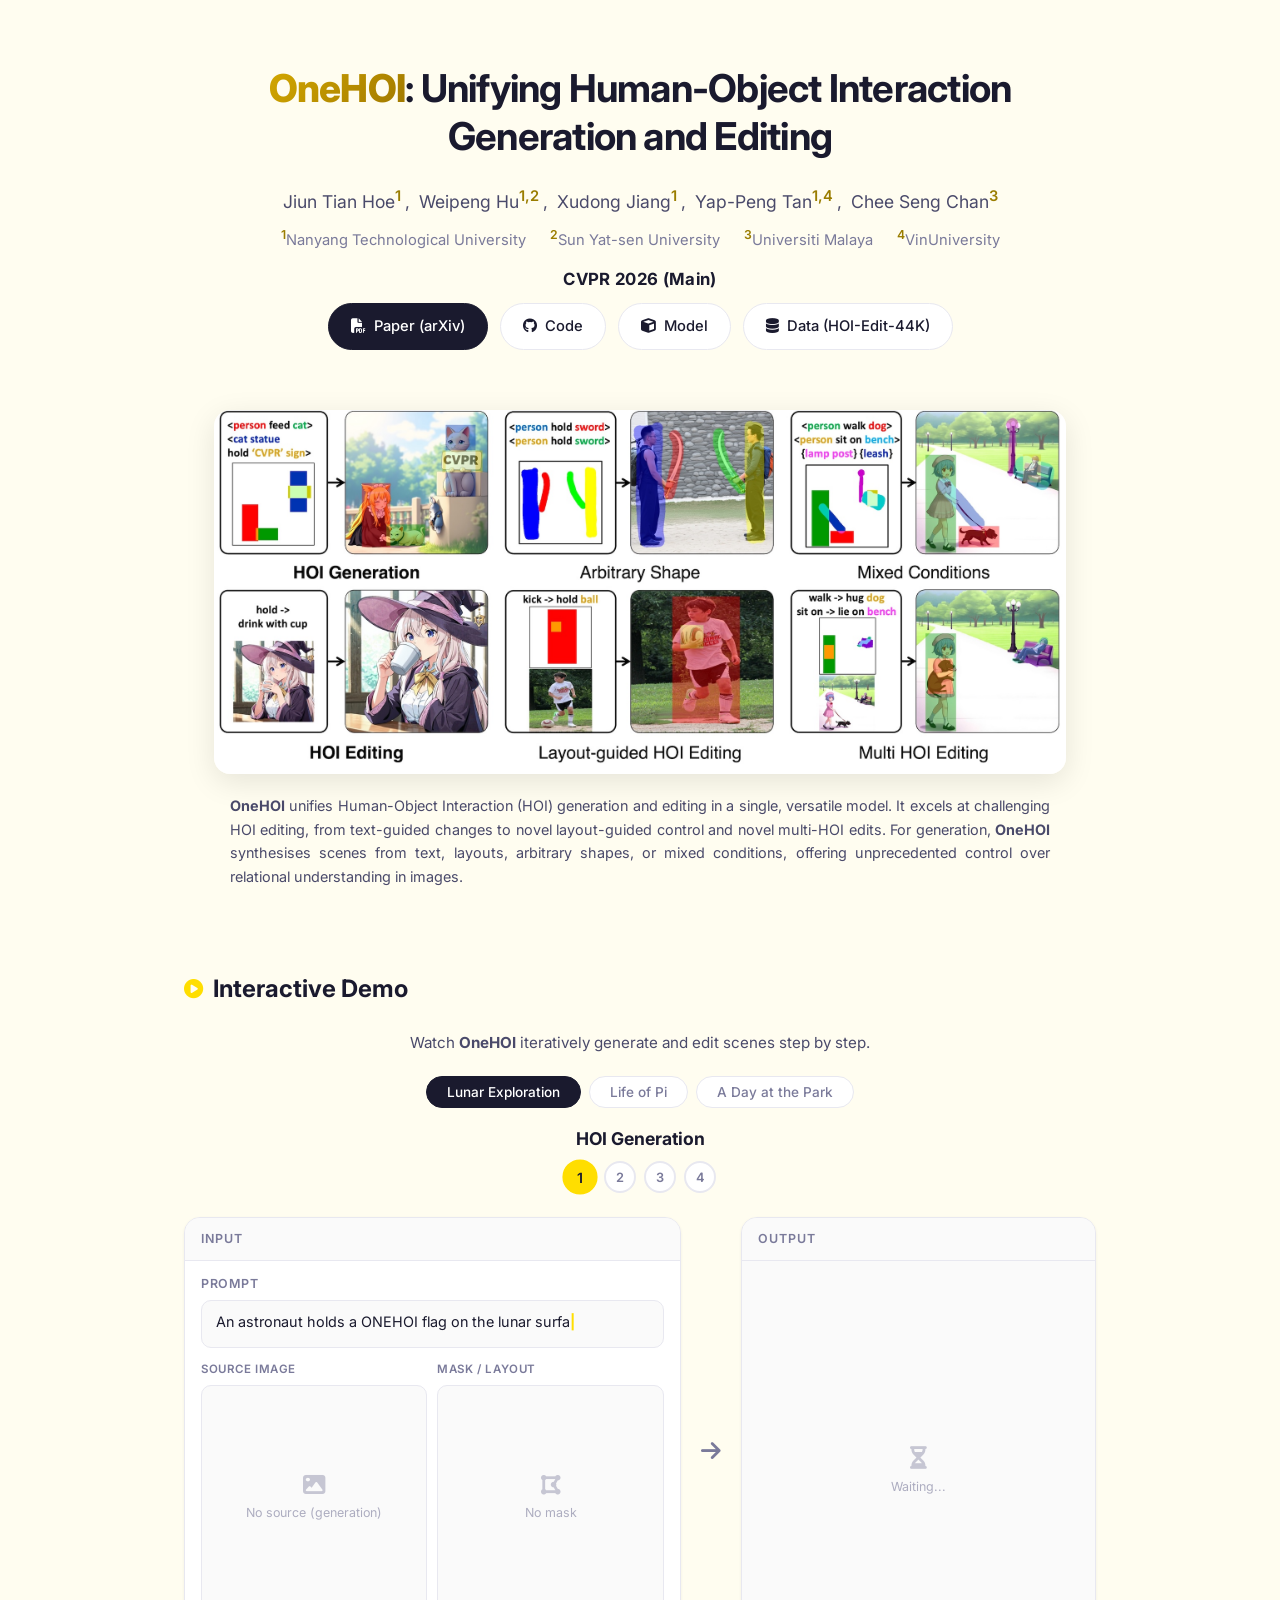
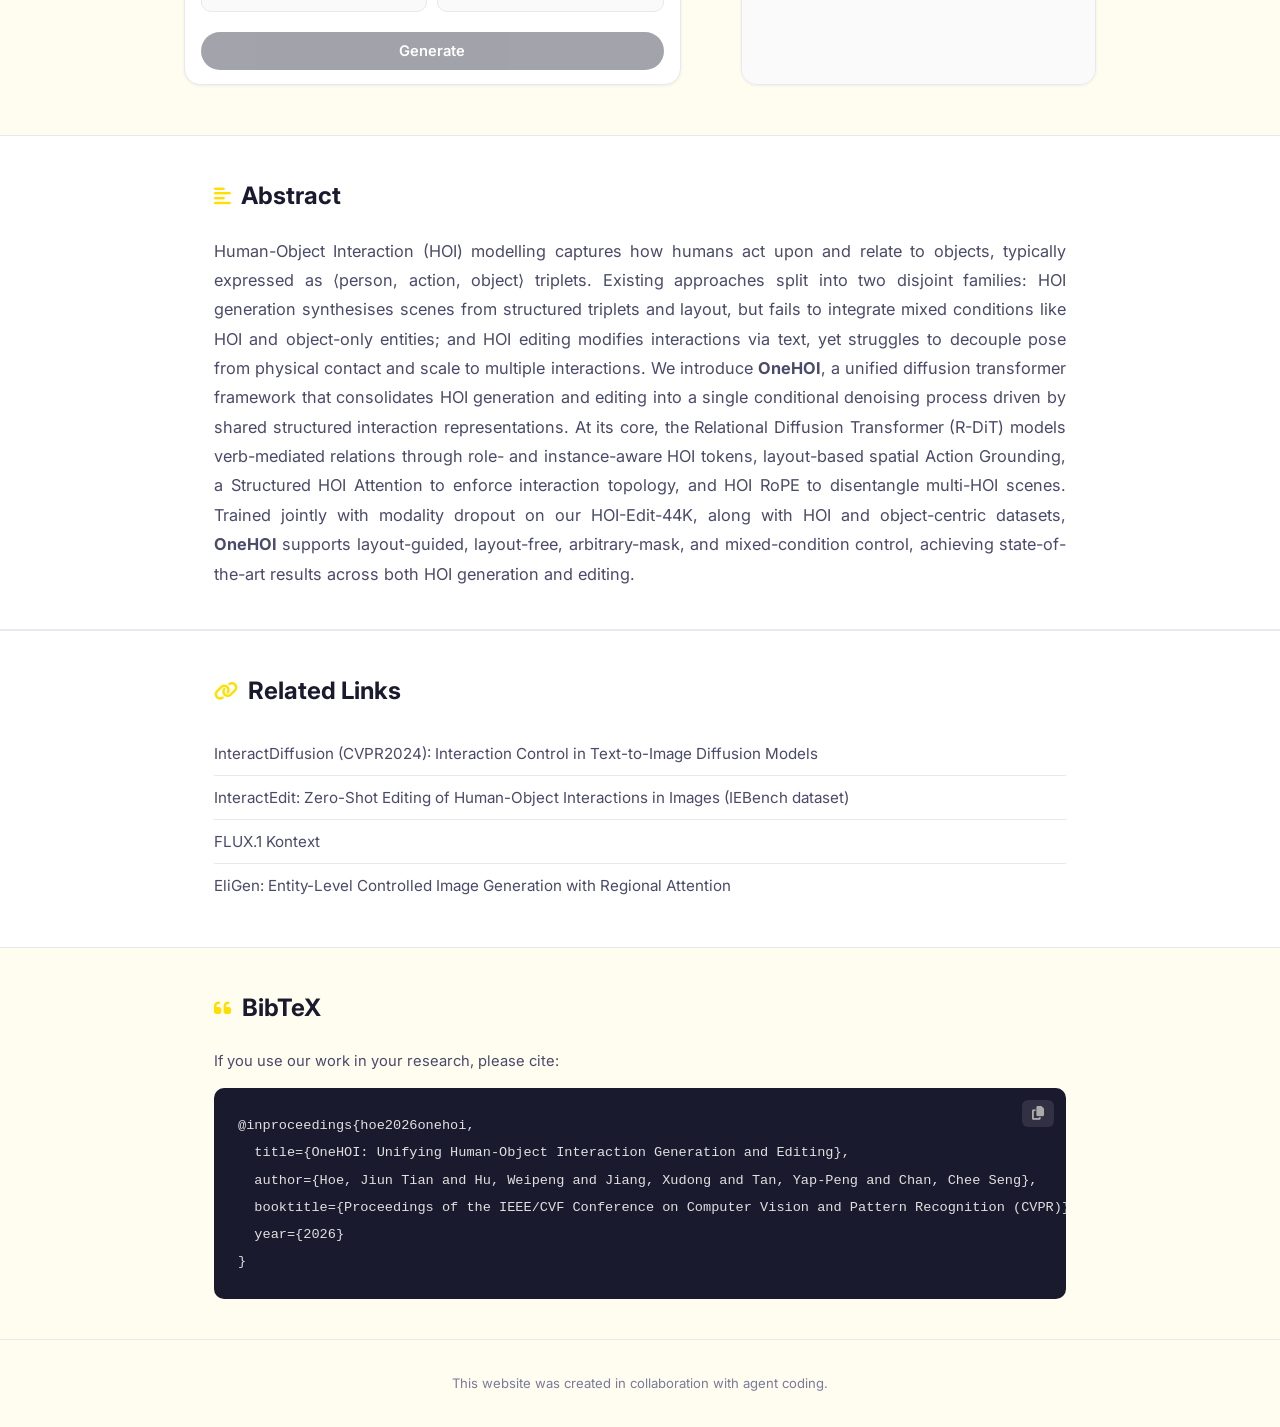
<file: docs/index.html>
<!DOCTYPE html>
<html lang="en">

<head>
    <meta charset="UTF-8">
    <meta name="viewport" content="width=device-width, initial-scale=1.0">
    <title>OneHOI: Unifying Human-Object Interaction Generation and Editing</title>
    <meta name="description"
        content="OneHOI: A unified model for human-object interaction generation and editing, supporting text-guided changes, layout-guided control, and multi-HOI edits.">
    <link rel="stylesheet" href="style.css">
    <link rel="preconnect" href="https://fonts.googleapis.com">
    <link rel="preconnect" href="https://fonts.gstatic.com" crossorigin>
    <link href="https://fonts.googleapis.com/css2?family=Inter:wght@300;400;500;600;700&display=swap" rel="stylesheet">
    <link rel="stylesheet" href="https://cdnjs.cloudflare.com/ajax/libs/font-awesome/6.5.1/css/all.min.css">
</head>

<body>

    <header>
        <div class="container">
            <h1 class="paper-title">
                <span class="title-main">OneHOI</span>: Unifying Human-Object Interaction Generation and Editing
            </h1>

            <div class="authors">
                <span class="author"><a href="https://jiuntian.com/" target="_blank">Jiun Tian
                        Hoe</a><sup>1</sup></span>,
                <span class="author"><a href="https://scholar.google.com/citations?user=zo6ni_gAAAAJ"
                        target="_blank">Weipeng Hu</a><sup>1,2</sup></span>,
                <span class="author"><a href="https://personal.ntu.edu.sg/exdjiang/" target="_blank">Xudong
                        Jiang</a><sup>1</sup></span>,
                <span class="author"><a href="https://vinuni.edu.vn/people/tan-yap-peng/" target="_blank">Yap-Peng
                        Tan</a><sup>1,4</sup></span>,
                <span class="author"><a href="http://cs-chan.com" target="_blank">Chee Seng Chan</a><sup>3</sup></span>
            </div>

            <div class="affiliations">
                <span class="affiliation"><sup>1</sup>Nanyang Technological University</span>
                <span class="affiliation"><sup>2</sup>Sun Yat-sen University</span>
                <span class="affiliation"><sup>3</sup>Universiti Malaya</span>
                <span class="affiliation"><sup>4</sup>VinUniversity</span>
            </div>

            <div class="venue">
                <span class="venue-badge">CVPR 2026 (Main)</span>
            </div>

            <div class="links">
                <a href="https://arxiv.org/abs/2604.14062" class="btn btn-primary" target="_blank"><i class="fas fa-file-pdf"></i> Paper (arXiv)</a>
                <a href="https://github.com/jiuntian/OneHOI" class="btn btn-secondary" target="_blank"><i
                        class="fab fa-github"></i> Code</a>
                <a href="https://huggingface.co/jiuntian/OneHOI" class="btn btn-secondary" target="_blank"><i
                        class="fas fa-cube"></i> Model</a>
                <a href="https://huggingface.co/datasets/jiuntian/hoiedit44k" class="btn btn-secondary"
                    target="_blank"><i class="fas fa-database"></i> Data (HOI-Edit-44K)</a>
                <!-- <a href="#" class="btn btn-secondary"><i class="fab fa-youtube"></i> Video</a> -->
            </div>
        </div>
    </header>

    <main>
        <!-- Teaser -->
        <section class="teaser">
            <div class="container">
                <figure>
                    <img src="res/teaser.jpg"
                        alt="OneHOI teaser figure showing human-object interaction generation and editing capabilities">
                    <figcaption>
                        <strong>OneHOI</strong> unifies Human-Object Interaction (HOI) generation and editing in a
                        single, versatile model. It excels at challenging HOI editing, from text-guided changes to novel
                        layout-guided control and novel multi-HOI edits. For generation, <strong>OneHOI</strong>
                        synthesises scenes from text, layouts, arbitrary shapes, or mixed conditions, offering
                        unprecedented control over relational understanding in images.
                    </figcaption>
                </figure>
            </div>
        </section>

        <!-- Interactive Demo -->
        <section class="demo" id="demo">
            <div class="container">
                <h2><i class="fas fa-play-circle"></i> Interactive Demo</h2>
                <p class="demo-subtitle">Watch <strong>OneHOI</strong> iteratively generate and edit scenes step by
                    step.</p>

                <div class="demo-workflow-nav" id="demo-workflow-nav"></div>

                <div class="demo-step-label" id="demo-step-label">HOI Generation</div>
                <div class="demo-steps-nav" id="demo-steps-nav"></div>

                <div class="demo-interface">
                    <!-- Input side -->
                    <div class="demo-panel demo-input-panel">
                        <div class="demo-panel-header">Input</div>
                        <div class="demo-input-row">
                            <div class="demo-field">
                                <label>Prompt</label>
                                <div class="demo-prompt-box" id="demo-prompt"></div>
                            </div>
                        </div>
                        <div class="demo-images-row">
                            <div class="demo-img-container">
                                <label>Source Image</label>
                                <div class="demo-img-wrap">
                                    <img id="demo-source" style="display:none" alt="Source image">
                                    <div class="demo-img-overlay" id="demo-source-overlay">
                                        <i class="fas fa-image"></i>
                                        <span>No source (generation)</span>
                                    </div>
                                </div>
                            </div>
                            <div class="demo-img-container">
                                <label>Mask / Layout</label>
                                <div class="demo-img-wrap">
                                    <img id="demo-mask" style="display:none" alt="Mask">
                                    <div class="demo-img-overlay" id="demo-mask-overlay">
                                        <i class="fas fa-draw-polygon"></i>
                                        <span>No mask</span>
                                    </div>
                                </div>
                            </div>
                        </div>
                        <button class="demo-action-btn" id="demo-action-btn" disabled>Generate</button>
                    </div>

                    <!-- Arrow -->
                    <div class="demo-arrow">
                        <i class="fas fa-arrow-right"></i>
                    </div>

                    <!-- Output side -->
                    <div class="demo-panel demo-output-panel">
                        <div class="demo-panel-header">Output</div>
                        <div class="demo-output-wrap">
                            <img id="demo-output" style="display:none" alt="Generated output">
                            <div class="demo-img-overlay" id="demo-output-overlay">
                                <i class="fas fa-hourglass-half"></i>
                                <span>Waiting...</span>
                            </div>
                        </div>
                    </div>
                </div>
            </div>
        </section>

        <!-- Abstract -->
        <section class="abstract" id="abstract">
            <div class="container">
                <h2><i class="fas fa-align-left"></i> Abstract</h2>
                <p>
                    Human-Object Interaction (HOI) modelling captures how humans act upon and relate to objects,
                    typically expressed as &langle;person, action, object&rangle; triplets. Existing approaches split
                    into two disjoint families: HOI generation synthesises scenes from structured triplets and layout,
                    but fails to integrate mixed conditions like HOI and object-only entities; and HOI editing modifies
                    interactions via text, yet struggles to decouple pose from physical contact and scale to multiple
                    interactions. We introduce <strong>OneHOI</strong>, a unified diffusion transformer framework that
                    consolidates HOI generation and editing into a single conditional denoising process driven by shared
                    structured interaction representations. At its core, the Relational Diffusion Transformer (R-DiT)
                    models verb-mediated relations through role- and instance-aware HOI tokens, layout-based spatial
                    Action Grounding, a Structured HOI Attention to enforce interaction topology, and HOI RoPE to
                    disentangle multi-HOI scenes. Trained jointly with modality dropout on our HOI-Edit-44K, along with
                    HOI and object-centric datasets, <strong>OneHOI</strong> supports layout-guided, layout-free,
                    arbitrary-mask, and mixed-condition control, achieving state-of-the-art results across both HOI
                    generation and editing.
                </p>
            </div>
        </section>

        <!-- Related Links -->
        <section class="related-links" id="related-links">
            <div class="container">
                <h2><i class="fas fa-link"></i> Related Links</h2>
                <ul class="links-list">
                    <li><a href="https://jiuntian.github.io/interactdiffusion/" target="_blank">InteractDiffusion
                            (CVPR2024):
                            Interaction Control in Text-to-Image Diffusion Models</a></li>
                    <li><a href="https://jiuntian.github.io/interactedit/" target="_blank">InteractEdit: Zero-Shot
                            Editing of Human-Object Interactions in Images (IEBench dataset)</a></li>
                    <li><a href="https://bfl.ai/models/flux-kontext" target="_blank">FLUX.1 Kontext</a></li>
                    <li><a href="https://arxiv.org/abs/2501.01097" target="_blank">EliGen: Entity-Level Controlled Image
                            Generation with Regional Attention</a></li>
                </ul>
            </div>
        </section>

        <!-- BibTeX -->
        <section class="bibtex" id="bibtex">
            <div class="container">
                <h2><i class="fas fa-quote-left"></i> BibTeX</h2>
                <p class="bibtex-prompt">If you use our work in your research, please cite:</p>
                <div class="code-block">
                    <button class="copy-btn" onclick="copyBibtex()" title="Copy to clipboard"><i
                            class="fas fa-copy"></i></button>
                    <pre><code id="bibtex-code">@inproceedings{hoe2026onehoi,
  title={OneHOI: Unifying Human-Object Interaction Generation and Editing},
  author={Hoe, Jiun Tian and Hu, Weipeng and Jiang, Xudong and Tan, Yap-Peng and Chan, Chee Seng},
  booktitle={Proceedings of the IEEE/CVF Conference on Computer Vision and Pattern Recognition (CVPR)},
  year={2026}
}</code></pre>
                </div>
            </div>
        </section>
    </main>

    <footer>
        <div class="container">
            <p>This website was created in collaboration with agent coding.</p>
        </div>
    </footer>

    <script>
        function copyBibtex() {
            const code = document.getElementById('bibtex-code').innerText;
            navigator.clipboard.writeText(code).then(() => {
                const btn = document.querySelector('.copy-btn');
                btn.innerHTML = '<i class="fas fa-check"></i>';
                setTimeout(() => {
                    btn.innerHTML = '<i class="fas fa-copy"></i>';
                }, 2000);
            });
        }
    </script>
    <script src="demo.js"></script>
</body>

</html>
</file>
<file: docs/style.css>
/* ============================================
   OneHOI - Academic Research Page Stylesheet
   ============================================ */

:root {
    --primary: #ffde00;
    --primary-light: #fff3b0;
    --secondary: #fffdf0;
    --text-primary: #1a1a2e;
    --text-secondary: #4a4a6a;
    --text-muted: #7a7a9a;
    --bg-white: #ffffff;
    --bg-light: #fafafa;
    --border: #e8e8f0;
    --shadow-sm: 0 1px 3px rgba(0, 0, 0, 0.06);
    --shadow-md: 0 4px 12px rgba(0, 0, 0, 0.08);
    --shadow-lg: 0 8px 30px rgba(0, 0, 0, 0.1);
    --radius: 10px;
    --radius-lg: 16px;
    --max-width: 900px;
    --transition: 0.25s ease;
}

/* Reset & Base */
*,
*::before,
*::after {
    margin: 0;
    padding: 0;
    box-sizing: border-box;
}

html {
    scroll-behavior: smooth;
    -webkit-font-smoothing: antialiased;
}

body {
    font-family: 'Inter', -apple-system, BlinkMacSystemFont, sans-serif;
    color: var(--text-primary);
    background: var(--secondary);
    line-height: 1.7;
    font-size: 16px;
}

.container {
    max-width: var(--max-width);
    margin: 0 auto;
    padding: 0 24px;
}

/* ============================================
   Header
   ============================================ */

header {
    text-align: center;
    padding: 64px 0 40px;
    background: var(--secondary);
}

.paper-title {
    font-size: 2.4rem;
    font-weight: 700;
    line-height: 1.25;
    color: var(--text-primary);
    margin-bottom: 24px;
    letter-spacing: -0.02em;
}

.title-main {
    color: var(--text-primary);
    background: linear-gradient(135deg, #d4a800, #a07800);
    -webkit-background-clip: text;
    background-clip: text;
    -webkit-text-fill-color: transparent;
    font-weight: 800;
}

.authors {
    font-size: 1.1rem;
    color: var(--text-secondary);
    margin-bottom: 8px;
    font-weight: 400;
}

.author {
    display: inline-block;
    margin: 0 4px;
}

.author a {
    color: var(--text-secondary);
    text-decoration: none;
    transition: color var(--transition);
}

.author a:hover {
    color: var(--text-primary);
    text-decoration: underline;
}

.author sup {
    color: #9a7d00;
    font-weight: 600;
}

.affiliations {
    font-size: 0.92rem;
    color: var(--text-muted);
    margin-bottom: 12px;
}

.affiliation {
    display: inline-block;
    margin: 0 10px;
}

.affiliation sup {
    color: #9a7d00;
    font-weight: 600;
}

/* Venue */
.venue {
    margin-bottom: 10px;
}

.venue-badge {
    font-size: 1.05rem;
    font-weight: 700;
    color: var(--text-primary);
    letter-spacing: 0.02em;
}

/* Buttons */
.links {
    display: flex;
    justify-content: center;
    gap: 12px;
    flex-wrap: wrap;
}

.btn {
    display: inline-flex;
    align-items: center;
    gap: 8px;
    padding: 10px 22px;
    border-radius: 50px;
    font-size: 0.92rem;
    font-weight: 500;
    text-decoration: none;
    transition: all var(--transition);
    border: 1.5px solid transparent;
}

.btn-primary {
    background: var(--text-primary);
    color: var(--bg-white);
    border-color: var(--text-primary);
}

.btn-primary:hover {
    background: transparent;
    color: var(--text-primary);
    transform: translateY(-2px);
    box-shadow: var(--shadow-md);
}

.btn-secondary {
    background: var(--bg-white);
    color: var(--text-primary);
    border-color: var(--border);
}

.btn-secondary:hover {
    border-color: var(--primary);
    background: var(--primary-light);
    transform: translateY(-2px);
    box-shadow: var(--shadow-md);
}

.btn.disabled {
    opacity: 0.6;
    cursor: default;
    pointer-events: none;
}

/* ============================================
   Teaser
   ============================================ */

.teaser {
    padding: 20px 0 40px;
    background: var(--secondary);
}

.teaser figure {
    margin: 0;
}

.teaser img {
    width: 100%;
    border-radius: var(--radius-lg);
    box-shadow: var(--shadow-lg);
    display: block;
}

.teaser figcaption {
    margin-top: 20px;
    font-size: 0.9rem;
    color: var(--text-secondary);
    line-height: 1.65;
    text-align: justify;
    padding: 0 16px;
}

/* ============================================
   Content Sections
   ============================================ */

section {
    padding: 40px 0;
}

section h2 {
    font-size: 1.5rem;
    font-weight: 700;
    color: var(--text-primary);
    margin-bottom: 20px;
    display: flex;
    align-items: center;
    gap: 10px;
}

section h2 i {
    color: var(--primary);
    font-size: 1.2rem;
}

/* Abstract */
.abstract {
    background: var(--bg-white);
    border-top: 1px solid var(--border);
    border-bottom: 1px solid var(--border);
}

.abstract p {
    font-size: 1.02rem;
    color: var(--text-secondary);
    line-height: 1.8;
    text-align: justify;
}

/* Related Links */
.related-links {
    background: var(--bg-white);
    border-top: 1px solid var(--border);
    border-bottom: 1px solid var(--border);
}

.links-list {
    list-style: none;
    padding: 0;
}

.links-list li {
    padding: 8px 0;
    border-bottom: 1px solid var(--border);
}

.links-list li:last-child {
    border-bottom: none;
}

.links-list a {
    color: var(--text-secondary);
    text-decoration: none;
    font-size: 0.95rem;
    transition: color var(--transition);
}

.links-list a:hover {
    color: var(--text-primary);
    text-decoration: underline;
}

/* BibTeX */
.bibtex {
    background: var(--secondary);
}

.bibtex-prompt {
    font-size: 0.92rem;
    color: var(--text-secondary);
    margin-bottom: 14px;
}

.code-block {
    position: relative;
    background: var(--text-primary);
    border-radius: var(--radius);
    padding: 24px;
    overflow-x: auto;
}

.code-block pre {
    margin: 0;
}

.code-block code {
    font-family: 'SF Mono', 'Fira Code', 'Consolas', monospace;
    font-size: 0.85rem;
    color: #e0e0e0;
    line-height: 1.6;
    white-space: pre;
}

.copy-btn {
    position: absolute;
    top: 12px;
    right: 12px;
    background: rgba(255, 255, 255, 0.1);
    border: none;
    color: #aaa;
    padding: 6px 10px;
    border-radius: 6px;
    cursor: pointer;
    transition: all var(--transition);
    font-size: 0.85rem;
}

.copy-btn:hover {
    background: rgba(255, 255, 255, 0.2);
    color: var(--primary);
}

/* ============================================
   Interactive Demo
   ============================================ */

.demo {
    background: var(--secondary);
    padding: 40px 0 50px;
}

.demo .container {
    max-width: 960px;
}

.demo-subtitle {
    color: var(--text-secondary);
    font-size: 0.95rem;
    margin-bottom: 20px;
    text-align: center;
}

.demo-workflow-nav {
    display: flex;
    justify-content: center;
    gap: 8px;
    margin-bottom: 16px;
}

.demo-workflow-tab {
    padding: 7px 20px;
    border-radius: 50px;
    border: 1.5px solid var(--border);
    background: var(--bg-white);
    color: var(--text-muted);
    font-size: 0.85rem;
    font-weight: 500;
    cursor: pointer;
    transition: all var(--transition);
    font-family: inherit;
}

.demo-workflow-tab.active {
    background: var(--text-primary);
    border-color: var(--text-primary);
    color: var(--bg-white);
}

.demo-workflow-tab:hover:not(.active) {
    border-color: var(--primary);
    color: var(--text-primary);
}

.demo-step-label {
    text-align: center;
    font-size: 1.1rem;
    font-weight: 700;
    color: var(--text-primary);
    margin-bottom: 8px;
}

.demo-steps-nav {
    display: flex;
    justify-content: center;
    gap: 8px;
    margin-bottom: 24px;
}

.demo-step-dot {
    width: 32px;
    height: 32px;
    border-radius: 50%;
    border: 2px solid var(--border);
    background: var(--bg-white);
    color: var(--text-muted);
    font-size: 0.8rem;
    font-weight: 600;
    cursor: pointer;
    transition: all var(--transition);
    display: flex;
    align-items: center;
    justify-content: center;
    font-family: inherit;
}

.demo-step-dot.active {
    background: var(--primary);
    border-color: var(--primary);
    color: var(--text-primary);
    transform: scale(1.1);
}

.demo-step-dot:hover:not(.active) {
    border-color: var(--primary);
    color: var(--text-primary);
}

/* Interface layout */
.demo-interface {
    display: flex;
    gap: 16px;
    align-items: stretch;
}

.demo-panel {
    background: var(--bg-white);
    border: 1px solid var(--border);
    border-radius: var(--radius-lg);
    overflow: hidden;
    box-shadow: var(--shadow-sm);
}

.demo-input-panel {
    flex: 1.4;
    display: flex;
    flex-direction: column;
}

.demo-output-panel {
    flex: 1;
    display: flex;
    flex-direction: column;
}

.demo-panel-header {
    background: var(--bg-light);
    padding: 10px 16px;
    font-size: 0.78rem;
    font-weight: 600;
    color: var(--text-muted);
    text-transform: uppercase;
    letter-spacing: 0.08em;
    border-bottom: 1px solid var(--border);
}

/* Prompt box */
.demo-input-row {
    padding: 12px 16px;
}

.demo-field label {
    display: block;
    font-size: 0.78rem;
    font-weight: 600;
    color: var(--text-muted);
    margin-bottom: 6px;
    text-transform: uppercase;
    letter-spacing: 0.05em;
}

.demo-prompt-box {
    min-height: 48px;
    padding: 10px 14px;
    background: var(--bg-light);
    border: 1px solid var(--border);
    border-radius: var(--radius);
    font-size: 0.9rem;
    color: var(--text-primary);
    line-height: 1.5;
    position: relative;
}

.demo-prompt-box.typing::after {
    content: '|';
    animation: blink 0.6s infinite;
    color: var(--primary);
    font-weight: 700;
}

@keyframes blink {

    0%,
    100% {
        opacity: 1;
    }

    50% {
        opacity: 0;
    }
}

.hl-red {
    color: #e53e3e;
    font-weight: 600;
}

.hl-green {
    color: #38a169;
    font-weight: 600;
}

/* Image containers */
.demo-images-row {
    display: flex;
    gap: 10px;
    padding: 0 16px 12px;
    flex: 1;
}

.demo-img-container {
    flex: 1;
    display: flex;
    flex-direction: column;
}

.demo-img-container label {
    display: block;
    font-size: 0.72rem;
    font-weight: 600;
    color: var(--text-muted);
    margin-bottom: 6px;
    text-transform: uppercase;
    letter-spacing: 0.05em;
}

.demo-img-wrap {
    flex: 1;
    aspect-ratio: 1;
    background: var(--bg-light);
    border: 1px solid var(--border);
    border-radius: var(--radius);
    overflow: hidden;
    position: relative;
}

.demo-img-wrap img {
    width: 100%;
    height: 100%;
    object-fit: contain;
    display: block;
}

.demo-img-overlay {
    position: absolute;
    top: 0;
    left: 0;
    right: 0;
    bottom: 0;
    display: flex;
    flex-direction: column;
    align-items: center;
    justify-content: center;
    color: var(--text-muted);
    font-size: 0.78rem;
    gap: 6px;
}

.demo-img-overlay i {
    font-size: 1.4rem;
    opacity: 0.4;
}

.demo-img-overlay span {
    opacity: 0.6;
}

/* Action button */
.demo-action-btn {
    margin: 8px 16px 14px;
    padding: 10px 24px;
    background: var(--text-primary);
    color: var(--bg-white);
    border: none;
    border-radius: 50px;
    font-size: 0.92rem;
    font-weight: 600;
    cursor: pointer;
    transition: all var(--transition);
    font-family: inherit;
}

.demo-action-btn:disabled {
    opacity: 0.4;
    cursor: default;
}

.demo-action-btn.pulse {
    animation: pulse-btn 1.2s infinite;
    opacity: 1;
}

@keyframes pulse-btn {
    0% {
        box-shadow: 0 0 0 0 rgba(255, 222, 0, 0.6);
    }

    70% {
        box-shadow: 0 0 0 14px rgba(255, 222, 0, 0);
    }

    100% {
        box-shadow: 0 0 0 0 rgba(255, 222, 0, 0);
    }
}

.demo-action-btn.clicked {
    background: var(--primary);
    color: var(--text-primary);
    transform: scale(0.92);
    opacity: 1;
}

.demo-action-btn.done {
    background: #38a169;
    color: white;
    opacity: 1;
}

/* Arrow */
.demo-arrow {
    display: flex;
    align-items: center;
    justify-content: center;
    font-size: 1.4rem;
    color: var(--text-muted);
    padding: 0 4px;
}

/* Output */
.demo-output-wrap {
    flex: 1;
    position: relative;
    aspect-ratio: 1;
}

.demo-output-wrap img {
    width: 100%;
    height: 100%;
    object-fit: contain;
    display: block;
}

.demo-output-wrap .demo-img-overlay {
    background: var(--bg-light);
}

/* Demo responsive */
@media (max-width: 768px) {
    .demo-interface {
        flex-direction: column;
    }

    .demo-arrow {
        transform: rotate(90deg);
        padding: 8px 0;
    }

    .demo-images-row {
        flex-direction: row;
    }
}

/* ============================================
   Footer
   ============================================ */

footer {
    text-align: center;
    padding: 32px 0;
    border-top: 1px solid var(--border);
    background: var(--secondary);
}

footer p {
    font-size: 0.82rem;
    color: var(--text-muted);
}

footer a {
    color: var(--text-secondary);
    text-decoration: none;
    transition: color var(--transition);
}

footer a:hover {
    color: var(--primary);
}

/* ============================================
   Responsive
   ============================================ */

@media (max-width: 768px) {
    .paper-title {
        font-size: 1.7rem;
    }

    header {
        padding: 48px 0 32px;
    }

    .links {
        gap: 8px;
    }

    .btn {
        padding: 8px 16px;
        font-size: 0.85rem;
    }

    section {
        padding: 32px 0;
    }

    section h2 {
        font-size: 1.3rem;
    }
}

@media (max-width: 480px) {
    .paper-title {
        font-size: 1.4rem;
    }

    .authors {
        font-size: 0.95rem;
    }

    .teaser figcaption {
        font-size: 0.82rem;
        text-align: left;
    }
}
</file>
